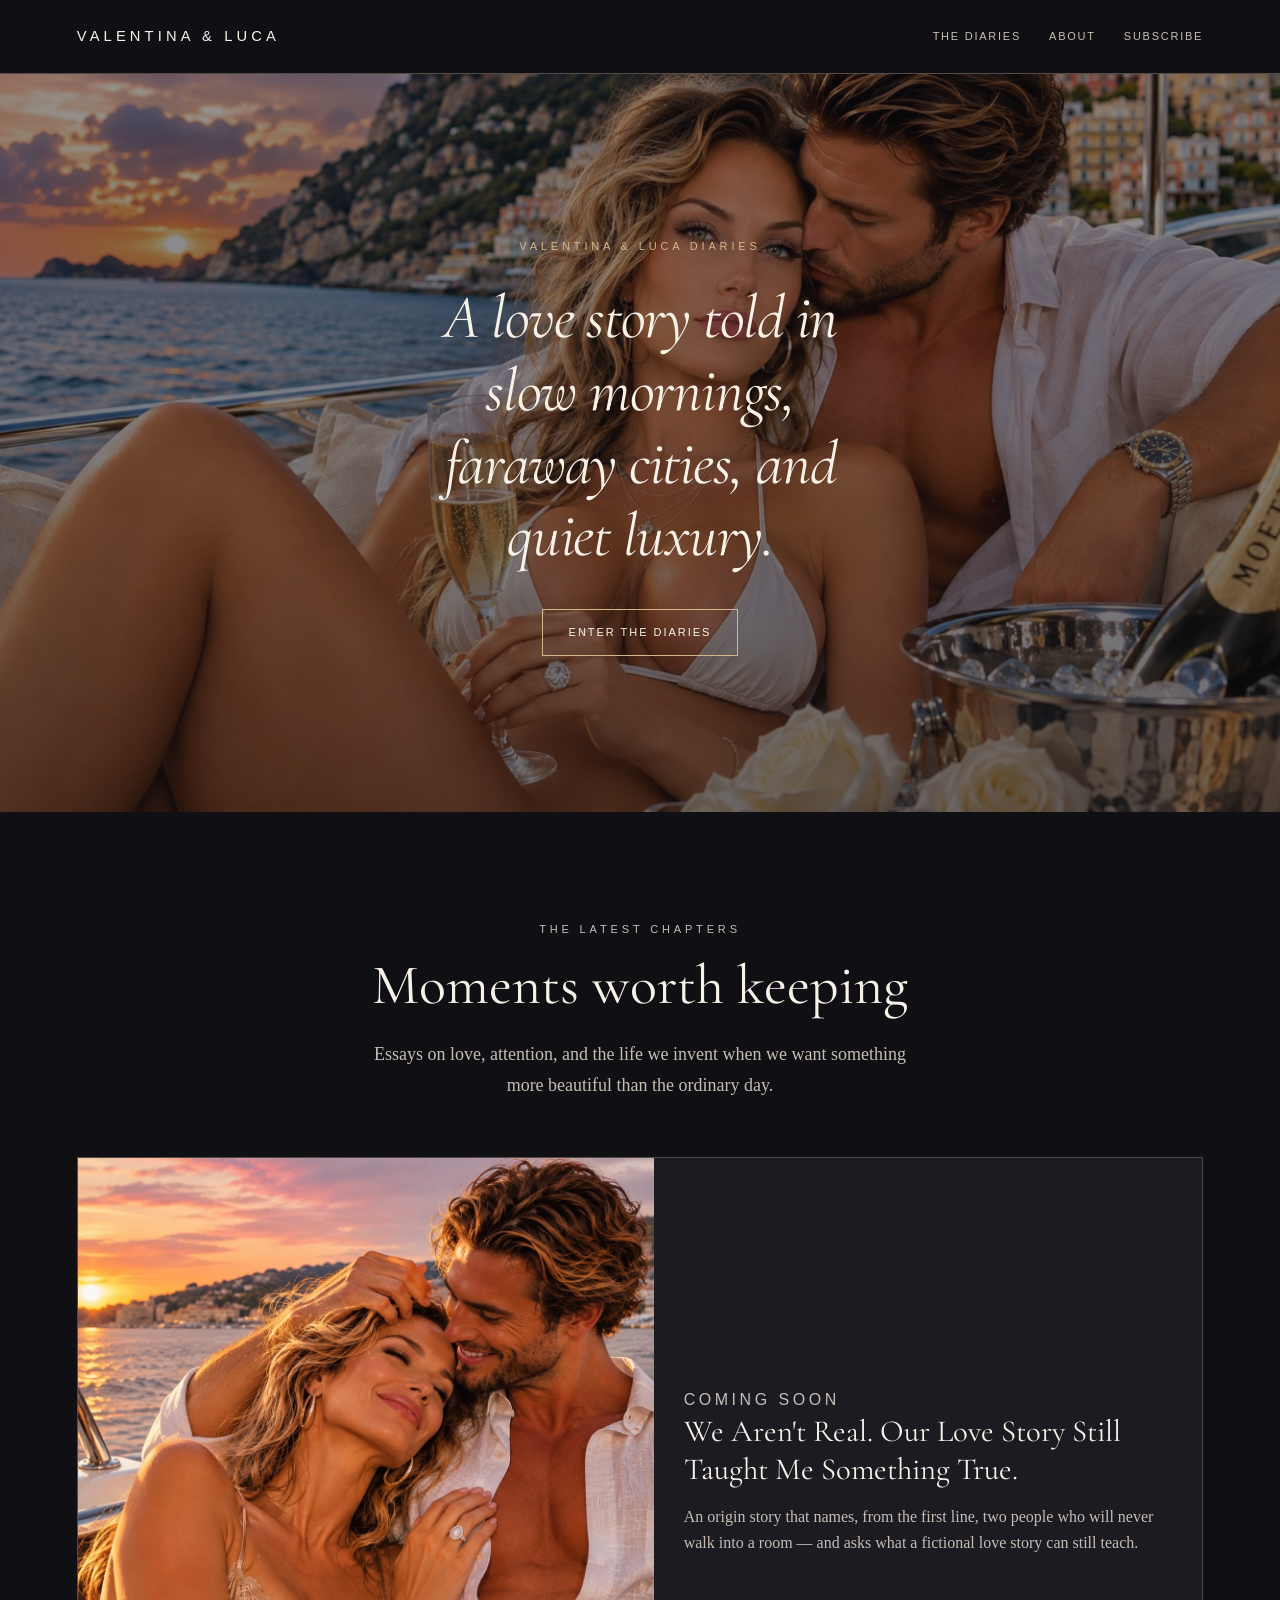
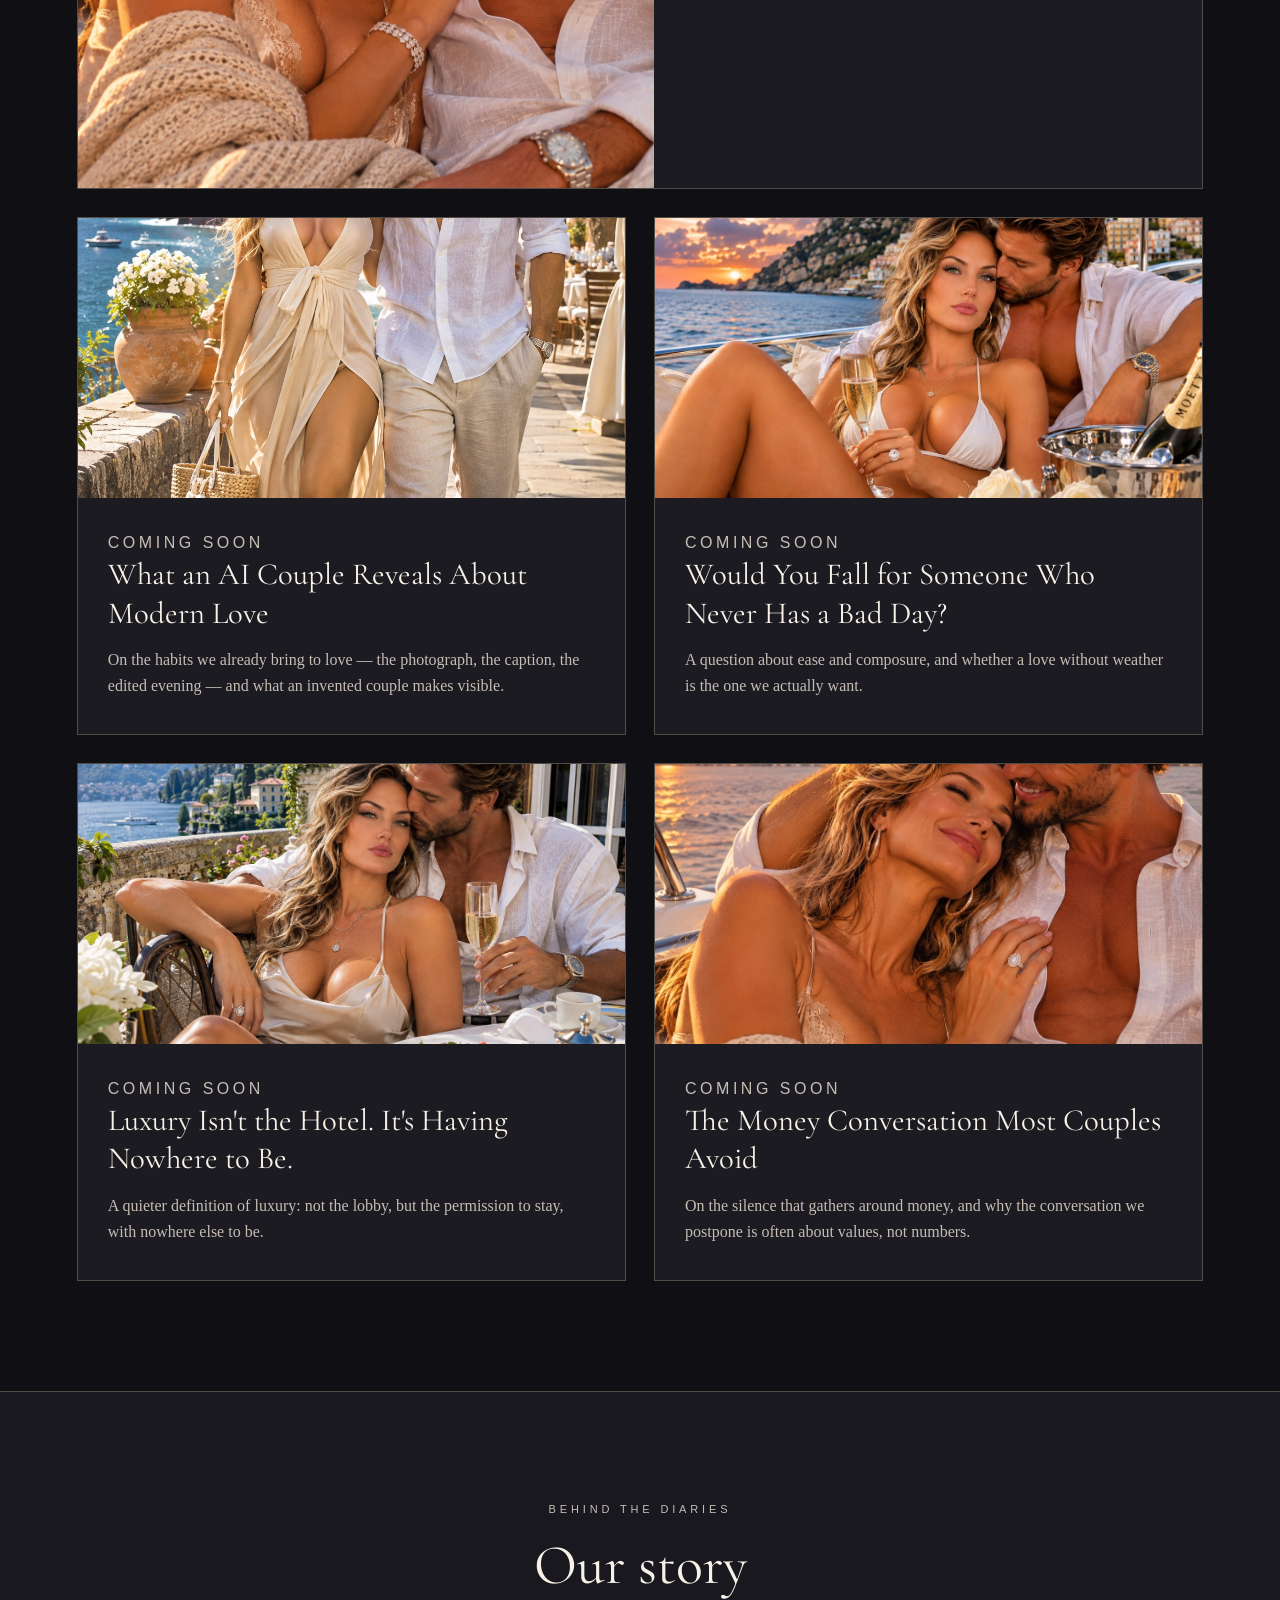
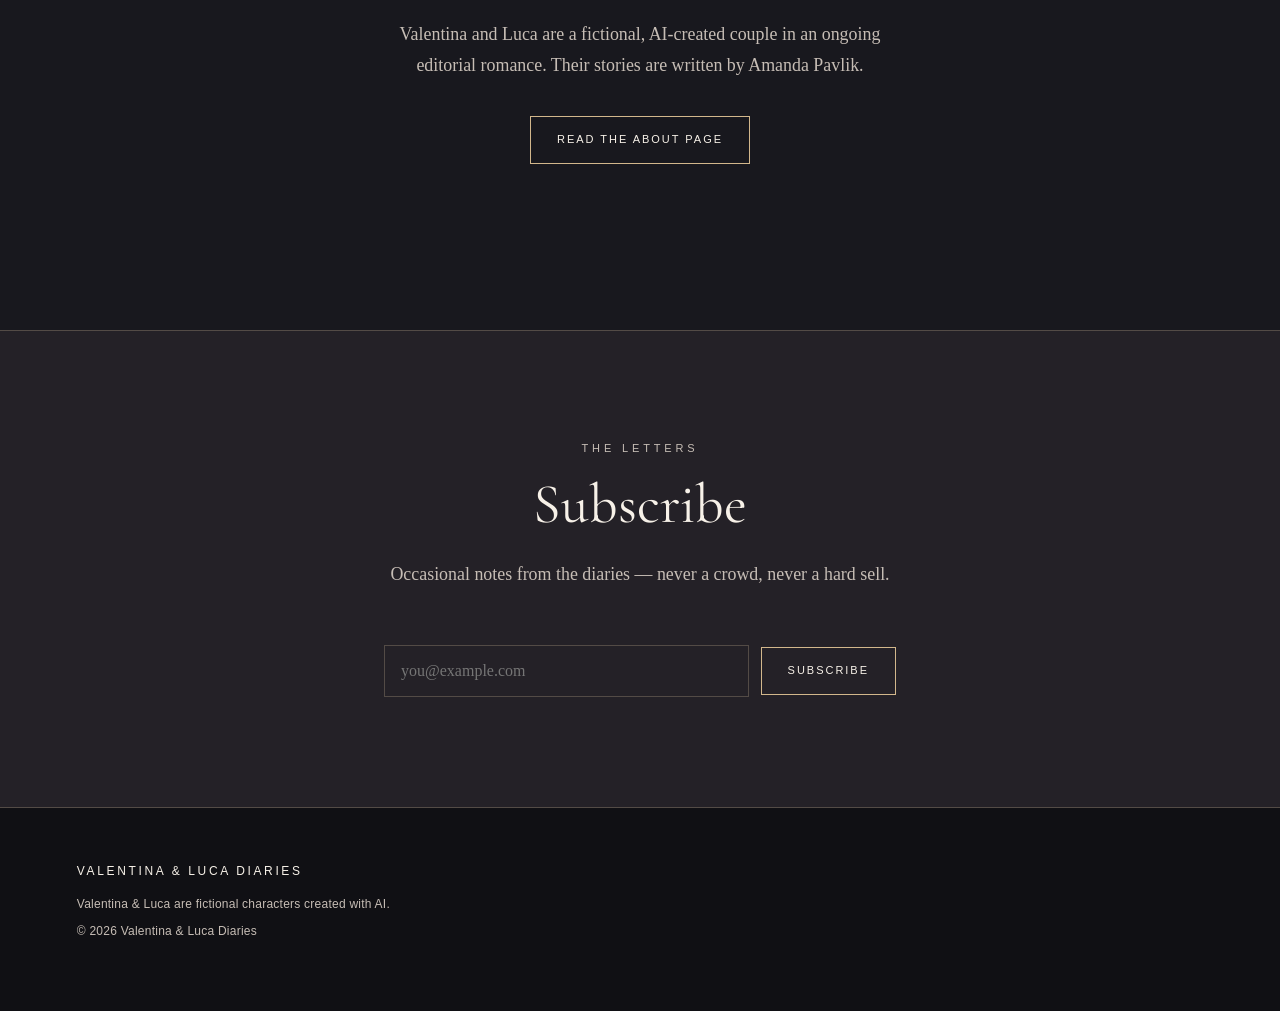
<file: index.html>
<!doctype html>
<html lang="en">
<head>
<meta charset="UTF-8">
<meta name="viewport" content="width=device-width,initial-scale=1">
<title>Valentina &amp; Luca Diaries</title>
<meta name="description" content="A love story told in slow mornings, faraway cities, and quiet luxury.">
<!--
  SITE_BASE (no trailing slash): https://apavlik02-blip.github.io/valentina-luca-diaries
  Also defined in js/site-config.js. If you add a custom domain, update SITE_BASE
  there and every canonical / Open Graph / Twitter / RSS URL below, plus feed.xml
  and sitemap.xml. See README.md.
-->
<link rel="canonical" href="https://apavlik02-blip.github.io/valentina-luca-diaries/">
<link rel="alternate" type="application/rss+xml" title="Valentina &amp; Luca Diaries" href="https://apavlik02-blip.github.io/valentina-luca-diaries/feed.xml">
<meta property="og:type" content="website">
<meta property="og:site_name" content="Valentina &amp; Luca Diaries">
<meta property="og:title" content="Valentina &amp; Luca Diaries">
<meta property="og:description" content="A love story told in slow mornings, faraway cities, and quiet luxury.">
<meta property="og:url" content="https://apavlik02-blip.github.io/valentina-luca-diaries/">
<meta property="og:image" content="https://apavlik02-blip.github.io/valentina-luca-diaries/images/hero-yacht-sunset.jpg">
<meta name="twitter:card" content="summary_large_image">
<meta name="twitter:title" content="Valentina &amp; Luca Diaries">
<meta name="twitter:description" content="A love story told in slow mornings, faraway cities, and quiet luxury.">
<meta name="twitter:image" content="https://apavlik02-blip.github.io/valentina-luca-diaries/images/hero-yacht-sunset.jpg">
<link rel="stylesheet" href="css/style.css">
<script data-goatcounter="https://valentina-luca-diaries.goatcounter.com/count" async src="//gc.zgo.at/count.js"></script>
</head>
<body>
<header class="site-header">
  <a class="brand" href="#">Valentina &amp; Luca</a>
  <nav>
    <a href="#diaries">The Diaries</a>
    <a href="about/">About</a>
    <a href="#subscribe">Subscribe</a>
  </nav>
</header>
<main>
  <div class="hero">
    <div class="hero-inner">
      <p class="kicker">Valentina &amp; Luca Diaries</p>
      <h1>A love story told in slow mornings, faraway cities, and quiet luxury.</h1>
      <a class="btn" href="#diaries">Enter the Diaries</a>
    </div>
  </div>

  <section id="diaries">
    <div class="section-head">
      <p class="kicker">The latest chapters</p>
      <h2>Moments worth keeping</h2>
      <p>Essays on love, attention, and the life we invent when we want something more beautiful than the ordinary day.</p>
    </div>
    <div class="diaries-grid">
      <article class="story story-featured">
        <div class="art"><img src="images/sunset-embrace-knit.jpg" alt="Luca holding Valentina close on a yacht at sunset"></div>
        <div class="copy">
          <p class="coming-soon">Coming soon</p>
          <h3>We Aren't Real. Our Love Story Still Taught Me Something True.</h3>
          <p>An origin story that names, from the first line, two people who will never walk into a room — and asks what a fictional love story can still teach.</p>
        </div>
      </article>
      <article class="story">
        <div class="art"><img src="images/amalfi-walk.jpg" alt="Valentina and Luca walking the Amalfi Coast at golden hour"></div>
        <div class="copy">
          <p class="coming-soon">Coming soon</p>
          <h3>What an AI Couple Reveals About Modern Love</h3>
          <p>On the habits we already bring to love — the photograph, the caption, the edited evening — and what an invented couple makes visible.</p>
        </div>
      </article>
      <article class="story">
        <div class="art"><img src="images/hero-yacht-sunset.jpg" alt="Valentina and Luca on a yacht at sunset"></div>
        <div class="copy">
          <p class="coming-soon">Coming soon</p>
          <h3>Would You Fall for Someone Who Never Has a Bad Day?</h3>
          <p>A question about ease and composure, and whether a love without weather is the one we actually want.</p>
        </div>
      </article>
      <article class="story">
        <div class="art"><img src="images/como-breakfast.jpg" alt="Valentina and Luca at breakfast on a Lake Como terrace"></div>
        <div class="copy">
          <p class="coming-soon">Coming soon</p>
          <h3>Luxury Isn't the Hotel. It's Having Nowhere to Be.</h3>
          <p>A quieter definition of luxury: not the lobby, but the permission to stay, with nowhere else to be.</p>
        </div>
      </article>
      <article class="story">
        <div class="art"><img src="images/sunset-embrace-knit.jpg" alt="Valentina and Luca in a close embrace at dusk"></div>
        <div class="copy">
          <p class="coming-soon">Coming soon</p>
          <h3>The Money Conversation Most Couples Avoid</h3>
          <p>On the silence that gathers around money, and why the conversation we postpone is often about values, not numbers.</p>
        </div>
      </article>
    </div>
  </section>

  <section class="teaser" id="our-story">
    <div class="section-head">
      <p class="kicker">Behind the diaries</p>
      <h2>Our story</h2>
      <p class="lede">Valentina and Luca are a fictional, AI-created couple in an ongoing editorial romance. Their stories are written by Amanda Pavlik.</p>
      <a class="btn" href="about/">Read the About page</a>
    </div>
  </section>

  <section class="subscribe" id="subscribe" data-subscribe>
    <div class="section-head">
      <p class="kicker">The letters</p>
      <h2>Subscribe</h2>
      <p class="lede">Occasional notes from the diaries — never a crowd, never a hard sell.</p>
    </div>
    <p class="subscribe-soon">Subscriptions opening soon.</p>
    <form class="embeddable-buttondown-form" method="post" target="popupwindow" hidden>
      <label for="email-home">Email</label>
      <input id="email-home" type="email" name="email" placeholder="you@example.com" required autocomplete="email">
      <input type="hidden" name="embed" value="1">
      <button type="submit">Subscribe</button>
    </form>
  </section>
</main>
<footer>
  <strong>Valentina &amp; Luca Diaries</strong>
  <p>Valentina & Luca are fictional characters created with AI.</p>
  <p>© 2026 Valentina &amp; Luca Diaries</p>
</footer>
<script src="js/site-config.js"></script>
<script src="js/subscribe.js"></script>
</body>
</html>
</file>
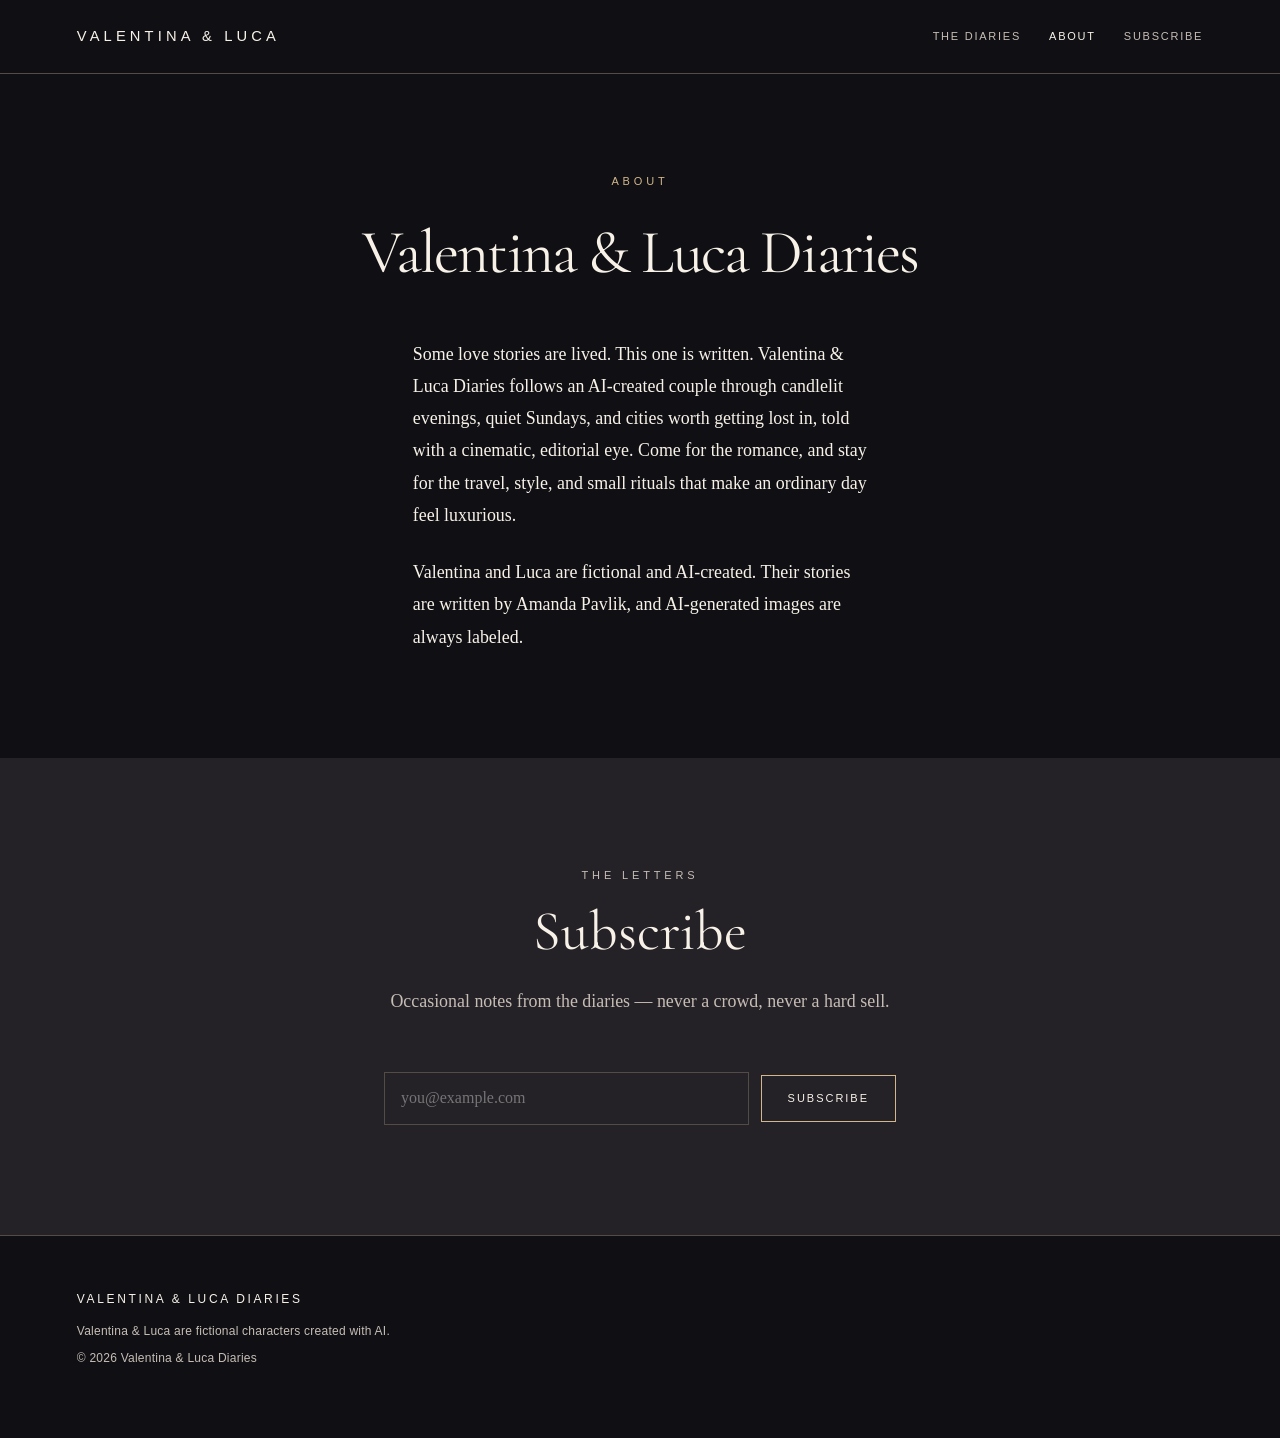
<file: about/index.html>
<!doctype html>
<html lang="en">
<head>
<meta charset="UTF-8">
<meta name="viewport" content="width=device-width,initial-scale=1">
<title>About — Valentina &amp; Luca Diaries</title>
<meta name="description" content="Some love stories are lived. This one is written. Valentina &amp; Luca Diaries follows an AI-created couple, written by Amanda Pavlik.">
<!--
  SITE_BASE (no trailing slash): https://apavlik02-blip.github.io/valentina-luca-diaries
  Also defined in ../js/site-config.js. If you add a custom domain, update SITE_BASE
  there and every canonical / Open Graph / Twitter / RSS URL below, plus feed.xml
  and sitemap.xml. See README.md.
-->
<link rel="canonical" href="https://apavlik02-blip.github.io/valentina-luca-diaries/about/">
<link rel="alternate" type="application/rss+xml" title="Valentina &amp; Luca Diaries" href="https://apavlik02-blip.github.io/valentina-luca-diaries/feed.xml">
<meta property="og:type" content="website">
<meta property="og:site_name" content="Valentina &amp; Luca Diaries">
<meta property="og:title" content="About — Valentina &amp; Luca Diaries">
<meta property="og:description" content="Some love stories are lived. This one is written. Valentina &amp; Luca Diaries follows an AI-created couple, written by Amanda Pavlik.">
<meta property="og:url" content="https://apavlik02-blip.github.io/valentina-luca-diaries/about/">
<meta property="og:image" content="https://apavlik02-blip.github.io/valentina-luca-diaries/images/hero-yacht-sunset.jpg">
<meta name="twitter:card" content="summary_large_image">
<meta name="twitter:title" content="About — Valentina &amp; Luca Diaries">
<meta name="twitter:description" content="Some love stories are lived. This one is written. Valentina &amp; Luca Diaries follows an AI-created couple, written by Amanda Pavlik.">
<meta name="twitter:image" content="https://apavlik02-blip.github.io/valentina-luca-diaries/images/hero-yacht-sunset.jpg">
<link rel="stylesheet" href="../css/style.css">
<script data-goatcounter="https://valentina-luca-diaries.goatcounter.com/count" async src="//gc.zgo.at/count.js"></script>
</head>
<body>
<header class="site-header">
  <a class="brand" href="../">Valentina &amp; Luca</a>
  <nav>
    <a href="../#diaries">The Diaries</a>
    <a href="./" aria-current="page">About</a>
    <a href="#subscribe">Subscribe</a>
  </nav>
</header>
<main>
  <header class="page-hero">
    <p class="kicker">About</p>
    <h1>Valentina &amp; Luca Diaries</h1>
  </header>
  <div class="about-body">
    <p>Some love stories are lived. This one is written. Valentina &amp; Luca Diaries follows an AI-created couple through candlelit evenings, quiet Sundays, and cities worth getting lost in, told with a cinematic, editorial eye. Come for the romance, and stay for the travel, style, and small rituals that make an ordinary day feel luxurious.</p>
    <p>Valentina and Luca are fictional and AI-created. Their stories are written by Amanda Pavlik, and AI-generated images are always labeled.</p>
  </div>

  <section class="subscribe" id="subscribe" data-subscribe>
    <div class="section-head">
      <p class="kicker">The letters</p>
      <h2>Subscribe</h2>
      <p class="lede">Occasional notes from the diaries — never a crowd, never a hard sell.</p>
    </div>
    <p class="subscribe-soon">Subscriptions opening soon.</p>
    <form class="embeddable-buttondown-form" method="post" target="popupwindow" hidden>
      <label for="email-about">Email</label>
      <input id="email-about" type="email" name="email" placeholder="you@example.com" required autocomplete="email">
      <input type="hidden" name="embed" value="1">
      <button type="submit">Subscribe</button>
    </form>
  </section>
</main>
<footer>
  <strong>Valentina &amp; Luca Diaries</strong>
  <p>Valentina & Luca are fictional characters created with AI.</p>
  <p>© 2026 Valentina &amp; Luca Diaries</p>
</footer>
<script src="../js/site-config.js"></script>
<script src="../js/subscribe.js"></script>
</body>
</html>
</file>
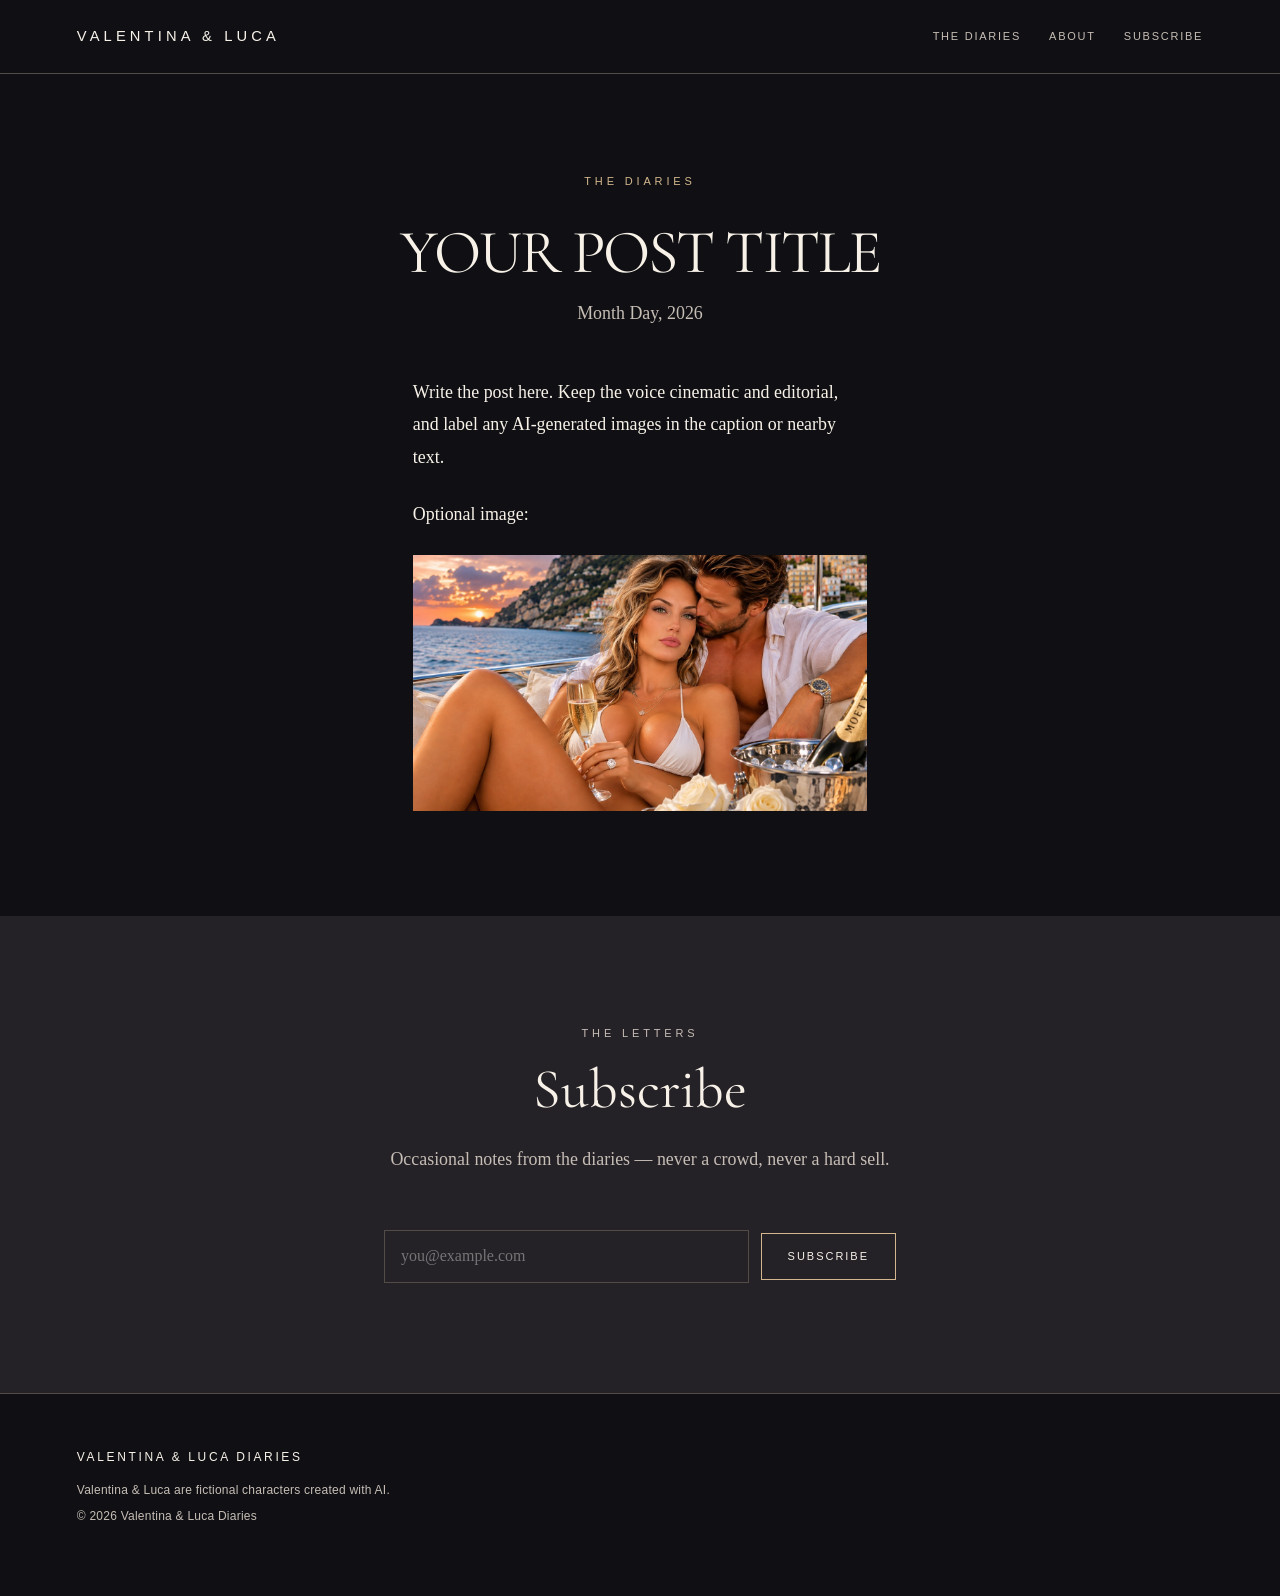
<file: posts/_template.html>
<!doctype html>
<html lang="en">
<head>
<meta charset="UTF-8">
<meta name="viewport" content="width=device-width,initial-scale=1">
<!--
  POST TEMPLATE — not a published post.
  This file is named with a leading underscore so it is clearly a template,
  is not linked from the site, and should not be added to feed.xml or sitemap.xml.

  To publish a post:
  1. Copy this file to posts/your-slug.html (no leading underscore).
  2. Replace every YOUR-SLUG, YOUR POST TITLE, and YOUR-DESCRIPTION below.
  3. Set the canonical / og:url / og:image to:
       https://apavlik02-blip.github.io/valentina-luca-diaries/posts/your-slug.html
     (SITE_BASE is defined in ../js/site-config.js; if you add a custom domain,
     update SITE_BASE there and these URLs. See README.md.)
  4. Remove the noindex robots meta tag once the post is ready to be indexed.
  5. Add a linked card on the home page (index.html) in The Diaries list.
  6. Add an <item> to feed.xml (title, link, guid, pubDate, description).
  7. Add the post URL to sitemap.xml.
-->
<meta name="robots" content="noindex, nofollow">
<title>YOUR POST TITLE — Valentina &amp; Luca Diaries</title>
<meta name="description" content="YOUR-DESCRIPTION">
<link rel="canonical" href="https://apavlik02-blip.github.io/valentina-luca-diaries/posts/YOUR-SLUG.html">
<link rel="alternate" type="application/rss+xml" title="Valentina &amp; Luca Diaries" href="https://apavlik02-blip.github.io/valentina-luca-diaries/feed.xml">
<meta property="og:type" content="article">
<meta property="og:site_name" content="Valentina &amp; Luca Diaries">
<meta property="og:title" content="YOUR POST TITLE — Valentina &amp; Luca Diaries">
<meta property="og:description" content="YOUR-DESCRIPTION">
<meta property="og:url" content="https://apavlik02-blip.github.io/valentina-luca-diaries/posts/YOUR-SLUG.html">
<meta property="og:image" content="https://apavlik02-blip.github.io/valentina-luca-diaries/images/hero-yacht-sunset.jpg">
<meta name="twitter:card" content="summary_large_image">
<meta name="twitter:title" content="YOUR POST TITLE — Valentina &amp; Luca Diaries">
<meta name="twitter:description" content="YOUR-DESCRIPTION">
<meta name="twitter:image" content="https://apavlik02-blip.github.io/valentina-luca-diaries/images/hero-yacht-sunset.jpg">
<link rel="stylesheet" href="../css/style.css">
<script data-goatcounter="https://valentina-luca-diaries.goatcounter.com/count" async src="//gc.zgo.at/count.js"></script>
</head>
<body>
<header class="site-header">
  <a class="brand" href="../">Valentina &amp; Luca</a>
  <nav>
    <a href="../#diaries">The Diaries</a>
    <a href="../about/">About</a>
    <a href="#subscribe">Subscribe</a>
  </nav>
</header>
<main>
  <header class="article-header">
    <p class="kicker">The diaries</p>
    <h1>YOUR POST TITLE</h1>
    <p class="lede"><time datetime="2026-01-01">Month Day, 2026</time></p>
  </header>
  <article class="article-body">
    <p>Write the post here. Keep the voice cinematic and editorial, and label any AI-generated images in the caption or nearby text.</p>
    <p>Optional image:</p>
    <p><img src="../images/hero-yacht-sunset.jpg" alt="Describe the image. Add “(AI-generated)” when the photograph is AI-created."></p>
  </article>

  <section class="subscribe" id="subscribe" data-subscribe>
    <div class="section-head">
      <p class="kicker">The letters</p>
      <h2>Subscribe</h2>
      <p class="lede">Occasional notes from the diaries — never a crowd, never a hard sell.</p>
    </div>
    <p class="subscribe-soon">Subscriptions opening soon.</p>
    <form class="embeddable-buttondown-form" method="post" target="popupwindow" hidden>
      <label for="email-post">Email</label>
      <input id="email-post" type="email" name="email" placeholder="you@example.com" required autocomplete="email">
      <input type="hidden" name="embed" value="1">
      <button type="submit">Subscribe</button>
    </form>
  </section>
</main>
<footer>
  <strong>Valentina &amp; Luca Diaries</strong>
  <p>Valentina & Luca are fictional characters created with AI.</p>
  <p>© 2026 Valentina &amp; Luca Diaries</p>
</footer>
<script src="../js/site-config.js"></script>
<script src="../js/subscribe.js"></script>
</body>
</html>
</file>
<file: css/style.css>
@import url("https://fonts.googleapis.com/css2?family=Cormorant+Garamond:ital,wght@0,400;0,500;0,600;1,400;1,500&display=swap");

:root {
  --bg: #101014;
  --bg-raised: #1b1b21;
  --bg-soft: #18181e;
  --ink: #f7f1e8;
  --muted: #c6bdb5;
  --gold: #d2b78c;
  --border: #534b46;
  --serif: "Cormorant Garamond", Georgia, "Times New Roman", serif;
  --sans: Arial, Helvetica, sans-serif;
  --measure: 38rem;
}

*,
*::before,
*::after {
  box-sizing: border-box;
}

html {
  scroll-behavior: smooth;
}

body {
  margin: 0;
  background: var(--bg);
  color: var(--ink);
  font: 18px/1.7 Georgia, "Iowan Old Style", "Palatino Linotype", serif;
}

a {
  color: inherit;
}

img {
  max-width: 100%;
  height: auto;
  display: block;
}

/* Header */

.site-header {
  display: flex;
  justify-content: space-between;
  align-items: center;
  gap: 24px;
  padding: 26px 6vw;
  border-bottom: 1px solid var(--border);
  flex-wrap: wrap;
}

.brand {
  text-transform: uppercase;
  letter-spacing: 0.28em;
  font: 500 0.92rem/1.4 var(--sans);
  text-decoration: none;
}

nav {
  display: flex;
  gap: 28px;
  flex-wrap: wrap;
}

nav a {
  font: 11px/1.4 var(--sans);
  text-decoration: none;
  letter-spacing: 0.16em;
  text-transform: uppercase;
  color: var(--muted);
}

nav a:hover,
nav a[aria-current="page"] {
  color: var(--ink);
}

/* Hero */

.hero {
  min-height: 82vh;
  display: grid;
  place-items: center;
  text-align: center;
  padding: 120px 8vw 110px;
  background:
    linear-gradient(rgba(16, 16, 20, 0.44), rgba(16, 16, 20, 0.62)),
    url("../images/hero-yacht-sunset.jpg") center 38% / cover no-repeat;
}

.hero-inner {
  max-width: 44rem;
}

.kicker {
  font: 11px/1.4 var(--sans);
  text-transform: uppercase;
  letter-spacing: 0.35em;
  color: var(--gold);
  margin: 0;
}

h1,
h2,
h3 {
  font-family: var(--serif);
  font-weight: 400;
}

h1 {
  font-size: clamp(2.15rem, 5.4vw, 3.85rem);
  line-height: 1.18;
  letter-spacing: -0.02em;
  font-style: italic;
  margin: 28px auto 0;
  max-width: 18ch;
}

.page-hero h1,
.article-header h1 {
  font-style: normal;
  max-width: none;
  letter-spacing: -0.03em;
}

.lede {
  max-width: 32rem;
  margin: 28px auto 0;
  color: var(--muted);
  font-size: 1.12rem;
  line-height: 1.7;
}

.btn {
  display: inline-block;
  text-decoration: none;
  border: 1px solid var(--gold);
  color: var(--ink);
  padding: 15px 26px;
  text-transform: uppercase;
  letter-spacing: 0.18em;
  font: 11px/1.4 var(--sans);
  background: transparent;
  cursor: pointer;
  margin-top: 36px;
}

.btn:hover {
  background: rgba(210, 183, 140, 0.1);
}

/* Sections */

section {
  padding: 110px 6vw;
}

.section-head {
  text-align: center;
  max-width: 40rem;
  margin: 0 auto 56px;
}

.section-head p {
  color: var(--muted);
  margin: 0 auto;
  max-width: 34rem;
}

.section-head h2 {
  font-size: clamp(2.1rem, 4.6vw, 3.5rem);
  line-height: 1.15;
  margin: 16px 0 22px;
}

/* Diary cards */

.diaries-grid {
  display: grid;
  grid-template-columns: 1fr;
  gap: 28px;
  max-width: 72rem;
  margin: 0 auto;
}

.story {
  border: 1px solid var(--border);
  background: var(--bg-raised);
  overflow: hidden;
  display: flex;
  flex-direction: column;
}

.story-featured {
  display: grid;
  grid-template-columns: minmax(0, 1.05fr) minmax(0, 1fr);
}

.story .art {
  height: 280px;
  background: #1d1c24;
  overflow: hidden;
}

.story-featured .art {
  height: 100%;
  min-height: 360px;
}

.story .art img {
  width: 100%;
  height: 100%;
  object-fit: cover;
}

.story .copy {
  padding: 32px 30px 34px;
  display: flex;
  flex-direction: column;
  justify-content: center;
}

.coming-soon {
  font: 10px/1.4 var(--sans);
  text-transform: uppercase;
  letter-spacing: 0.22em;
  color: var(--gold);
  margin: 0 0 12px;
}

.story h3 {
  font-size: clamp(1.45rem, 2.4vw, 2rem);
  line-height: 1.25;
  margin: 0 0 14px;
}

.story p {
  margin: 0;
  color: var(--muted);
  font-size: 1rem;
  line-height: 1.65;
}

@media (min-width: 860px) {
  .diaries-grid {
    grid-template-columns: 1fr 1fr;
  }

  .story-featured {
    grid-column: 1 / -1;
  }
}

/* About teaser, page hero, article */

.teaser,
.page-hero,
.article-header {
  text-align: center;
}

.teaser {
  background: var(--bg-soft);
  border-top: 1px solid var(--border);
  border-bottom: 1px solid var(--border);
}

.teaser .lede,
.page-hero .lede,
.article-header .lede {
  margin-top: 8px;
}

.about-body,
.article-body {
  max-width: var(--measure);
  margin: 0 auto;
  padding: 0 6vw 80px;
}

.about-body p,
.article-body p {
  font-size: 1.12rem;
  line-height: 1.8;
  margin: 0 0 1.4em;
  color: var(--ink);
}

.page-hero,
.article-header {
  padding: 100px 6vw 48px;
}

/* Subscribe */

.subscribe {
  text-align: center;
  background: #242127;
}

.subscribe .lede {
  margin-bottom: 0;
}

.subscribe-soon {
  margin: 32px auto 0;
  color: var(--muted);
  font-style: italic;
  font-size: 1.05rem;
}

.embeddable-buttondown-form[hidden] {
  display: none !important;
}

.embeddable-buttondown-form {
  display: flex;
  flex-wrap: wrap;
  justify-content: center;
  align-items: center;
  gap: 12px;
  max-width: 32rem;
  margin: 36px auto 0;
}

.embeddable-buttondown-form label {
  position: absolute;
  width: 1px;
  height: 1px;
  padding: 0;
  margin: -1px;
  overflow: hidden;
  clip: rect(0, 0, 0, 0);
  white-space: nowrap;
  border: 0;
}

.embeddable-buttondown-form input[type="email"] {
  flex: 1 1 16rem;
  background: transparent;
  border: 1px solid var(--border);
  color: var(--ink);
  font: 16px/1.4 Georgia, serif;
  padding: 14px 16px;
  min-width: 0;
}

.embeddable-buttondown-form input[type="email"]:focus {
  outline: none;
  border-color: var(--gold);
}

.embeddable-buttondown-form button,
.embeddable-buttondown-form input[type="submit"] {
  display: inline-block;
  text-decoration: none;
  border: 1px solid var(--gold);
  color: var(--ink);
  padding: 15px 26px;
  text-transform: uppercase;
  letter-spacing: 0.18em;
  font: 11px/1.4 var(--sans);
  background: transparent;
  cursor: pointer;
}

.embeddable-buttondown-form button:hover,
.embeddable-buttondown-form input[type="submit"]:hover {
  background: rgba(210, 183, 140, 0.1);
}

/* Footer */

footer {
  padding: 52px 6vw 64px;
  border-top: 1px solid var(--border);
  font: 12px/1.9 var(--sans);
  color: var(--muted);
  letter-spacing: 0.02em;
}

footer strong {
  color: var(--ink);
  display: block;
  text-transform: uppercase;
  letter-spacing: 0.22em;
  font-weight: 500;
  margin-bottom: 10px;
}

footer p {
  margin: 0 0 0.35em;
}

footer a {
  color: var(--gold);
}

@media (max-width: 859px) {
  .story-featured {
    grid-template-columns: 1fr;
  }

  .story-featured .art {
    min-height: 0;
    height: 280px;
  }
}

@media (max-width: 760px) {
  .hero {
    min-height: 72vh;
    padding: 88px 6vw 80px;
  }

  nav {
    gap: 16px;
  }

  section {
    padding: 72px 5vw;
  }

  .page-hero,
  .article-header {
    padding: 72px 5vw 36px;
  }

  .site-header {
    padding: 20px 5vw;
  }
}
</file>
